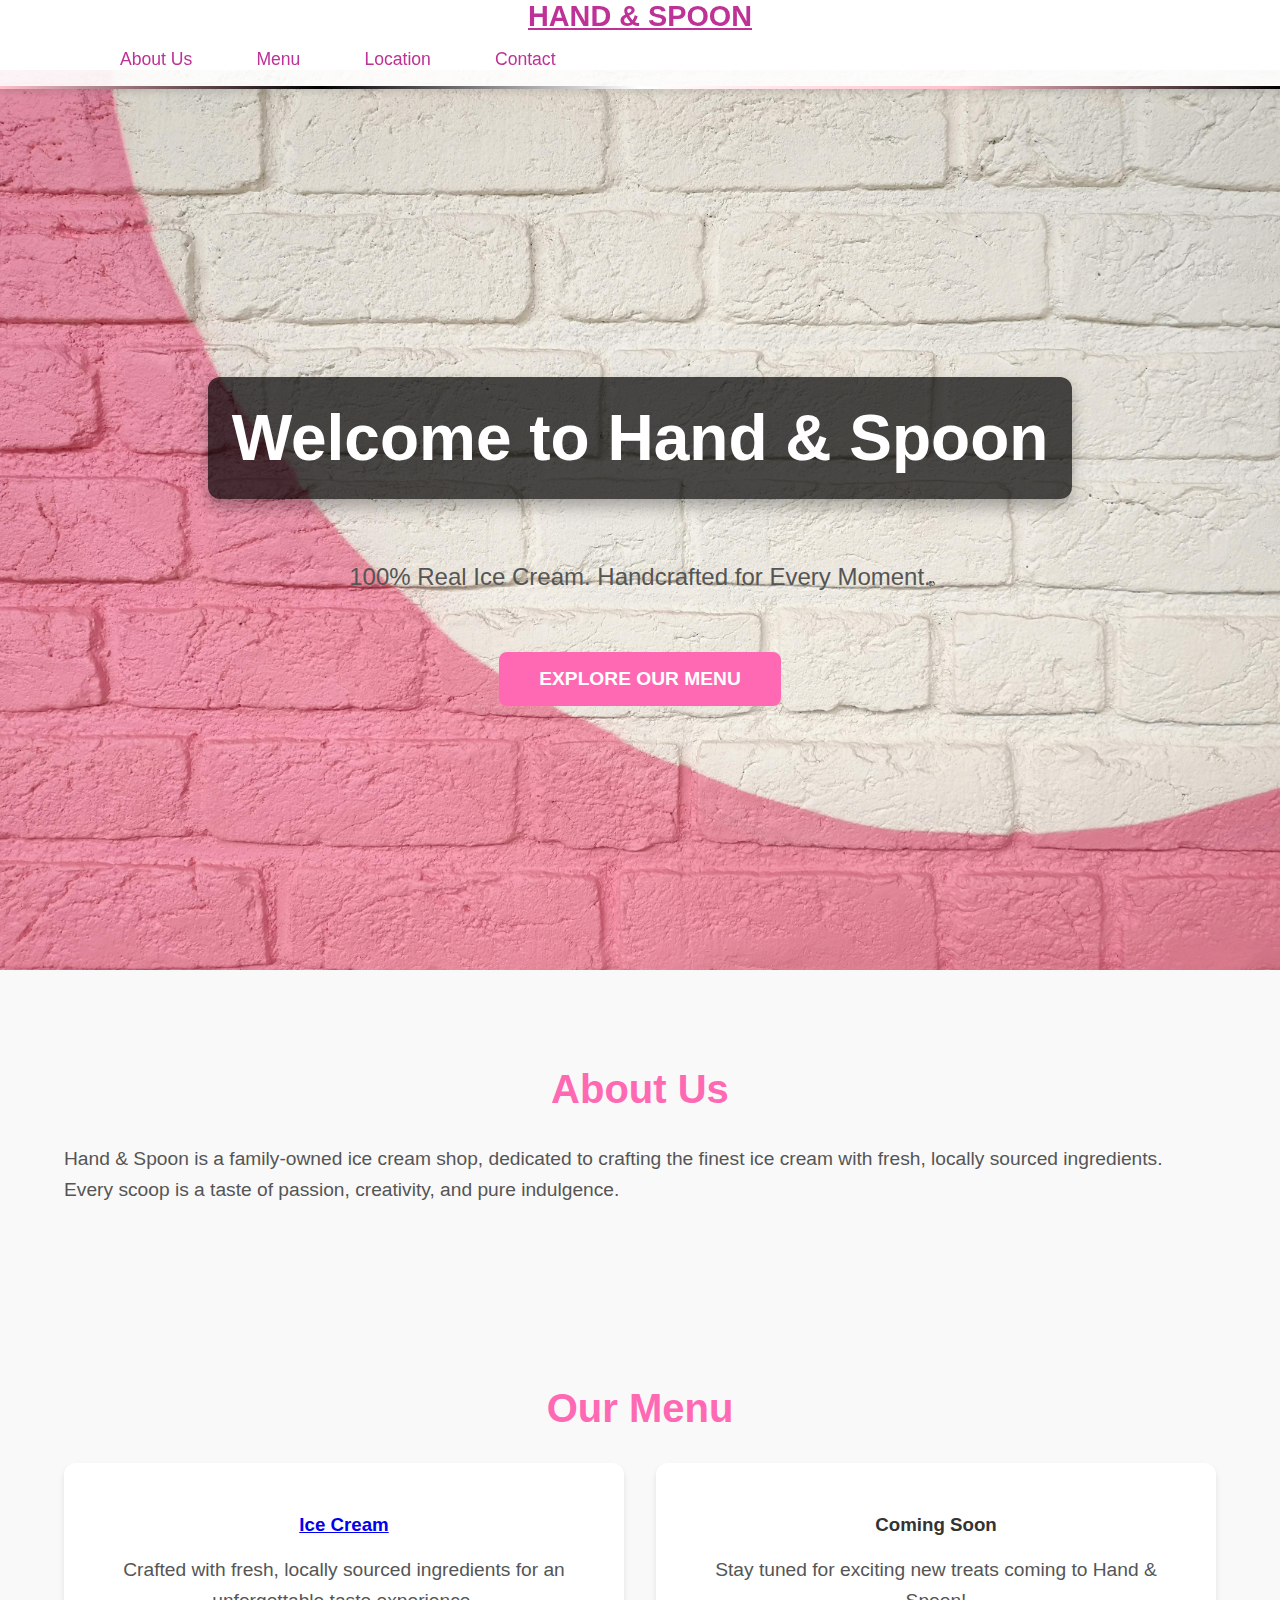
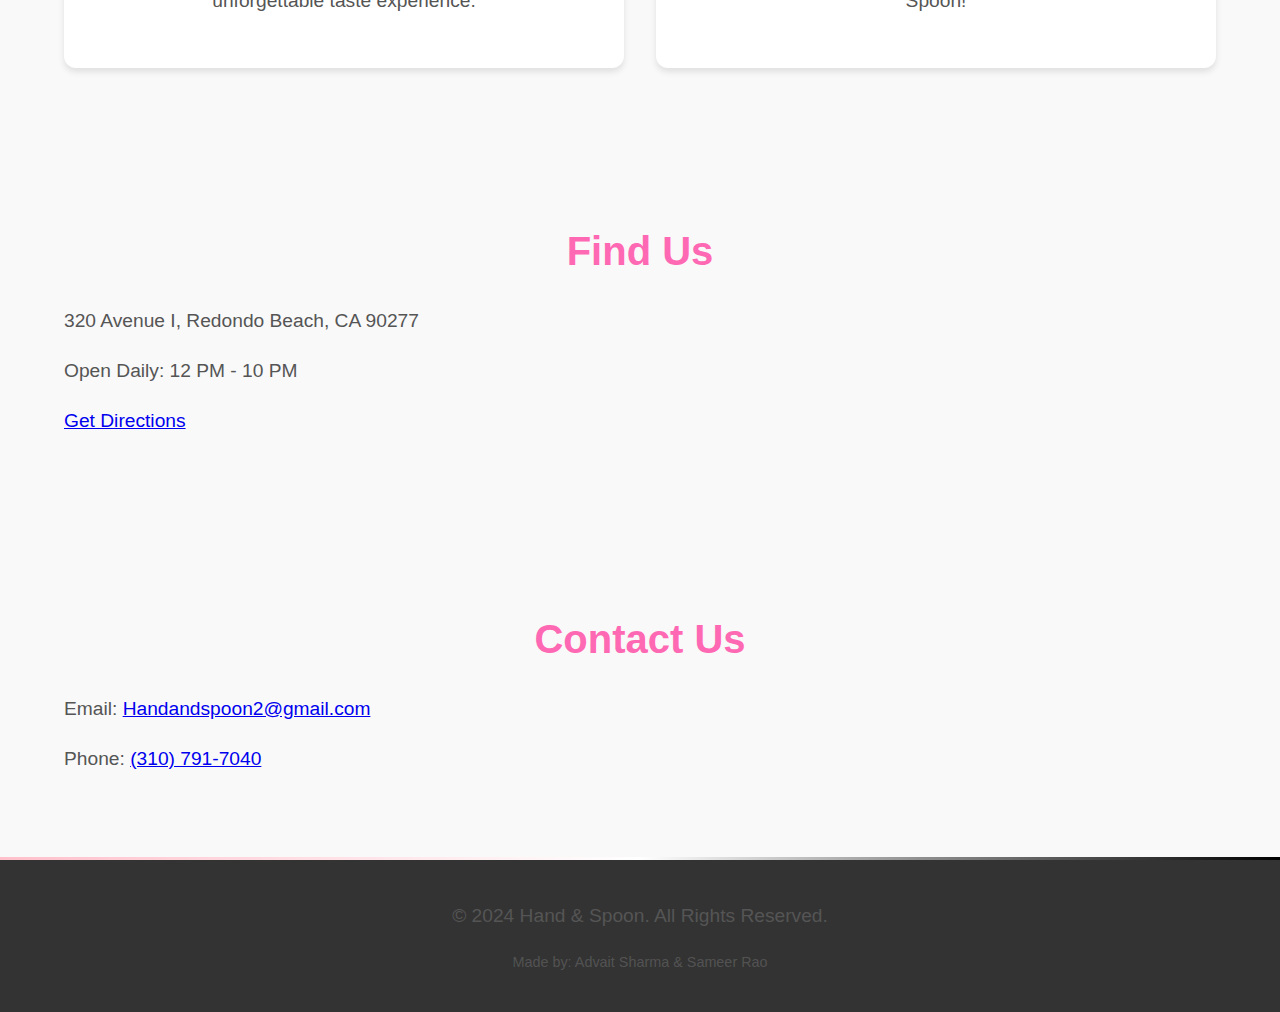
<file: index.html>
<!DOCTYPE html>
<html lang="en">

<head>
  <!-- Google tag (gtag.js) -->
<script async src="https://www.googletagmanager.com/gtag/js?id=G-GSGCZSPPMZ"></script>
<script>
  window.dataLayer = window.dataLayer || [];
  function gtag(){dataLayer.push(arguments);}
  gtag('js', new Date());

  gtag('config', 'G-GSGCZSPPMZ');
</script>
  <meta charset="UTF-8">
  <meta name="viewport" content="width=device-width, initial-scale=1.0">
  <meta name="description" content="Hand & Spoon - A family-owned ice cream shop in Redondo Beach, CA, offering handcrafted, 100% real ice cream made with fresh, locally sourced ingredients. Visit us today!">
  <meta name="keywords" content="ice cream, handcrafted ice cream, family-owned ice cream shop, Redondo Beach, artisan ice cream, fresh ingredients, best ice cream near me">
  <meta name="author" content="Hand & Spoon">
  <title>Hand & Spoon | Handcrafted Ice Cream in Redondo Beach</title>
  <link rel="stylesheet" href="styles.css">
  <script defer src="script.js"></script>
  <link href="https://fonts.googleapis.com/css2?family=Poppins:wght@300;400;700&display=swap" rel="stylesheet">
</head>

<body>
  <!-- Navbar -->
  <header>
    <nav class="navbar">
      <div class="container">
        <a href="#" class="logo" title="Hand & Spoon Ice Cream">Hand & Spoon</a>
        <ul class="nav-links">
          <li><a href="#about">About Us</a></li>
          <li><a href="#menu">Menu</a></li>
          <li><a href="#location">Location</a></li>
          <li><a href="#contact">Contact</a></li>
        </ul>
      </div>
    </nav>
  </header>

  <!-- Hero Section -->
  <section class="hero">
    <h1>Welcome to Hand & Spoon</h1>
    <p>100% Real Ice Cream. Handcrafted for Every Moment.</p>
    <a href="#menu" class="btn">Explore Our Menu</a>
  </section>

  <!-- About Section -->
  <section id="about" class="about">
    <div class="container">
      <h2>About Us</h2>
      <p>Hand & Spoon is a family-owned ice cream shop, dedicated to crafting the finest ice cream with fresh, locally sourced ingredients. Every scoop is a taste of passion, creativity, and pure indulgence.</p>
    </div>
  </section>

  <!-- Menu Section -->
  <section id="menu" class="menu">
    <div class="container">
      <h2>Our Menu</h2>
      <div class="flavor-grid">
        <div class="flavor-item">
          <h3><a href="menu.html" target="_blank">Ice Cream</a></h3>
          <p>Crafted with fresh, locally sourced ingredients for an unforgettable taste experience.</p>
        </div>
        <div class="flavor-item">
          <h3>Coming Soon</h3>
          <p>Stay tuned for exciting new treats coming to Hand & Spoon!</p>
        </div>
      </div>
    </div>
  </section>

  <!-- Location Section -->
  <section id="location" class="location">
    <div class="container">
      <h2>Find Us</h2>
      <p>320 Avenue I, Redondo Beach, CA 90277</p>
      <p>Open Daily: 12 PM - 10 PM</p>
      <p><a id="get-directions" href="#" target="_blank">Get Directions</a></p>
    </div>
  </section>

  <!-- Contact Section -->
  <section id="contact" class="contact">
    <div class="container">
      <h2>Contact Us</h2>
      <p>Email: <a href="mailto:Handandspoon2@gmail.com">Handandspoon2@gmail.com</a></p>
      <p>Phone: <a href="tel:+13107917040">(310) 791-7040</a></p>
    </div>
  </section>

  <!-- Footer -->
  <footer>
    <div class="container">
      <p>© 2024 Hand & Spoon. All Rights Reserved.</p>
      <p style="font-size: 0.9rem; margin-top: 5px; color: #ffffff2a;">Made by: Advait Sharma & Sameer Rao</p>
    </div>
  </footer>

  <script src="script.js"></script>
</body>

</html>
</file>
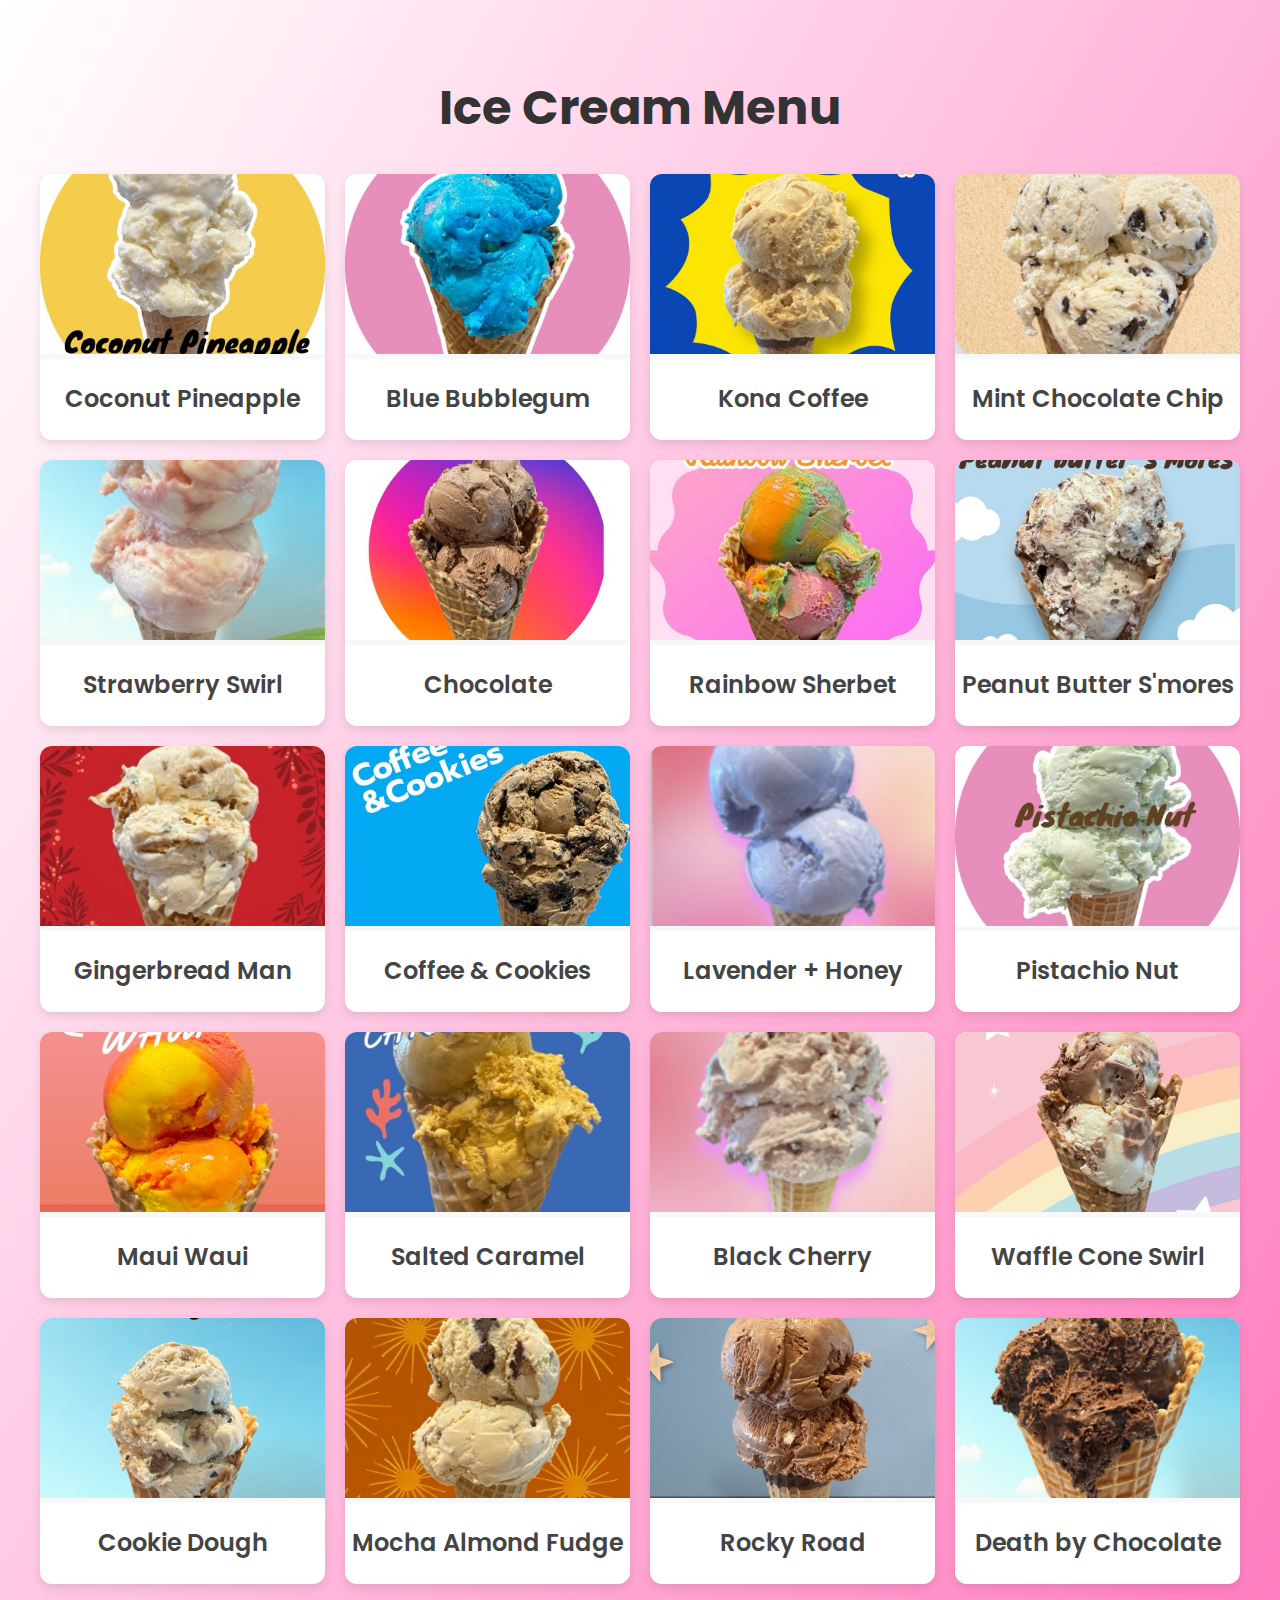
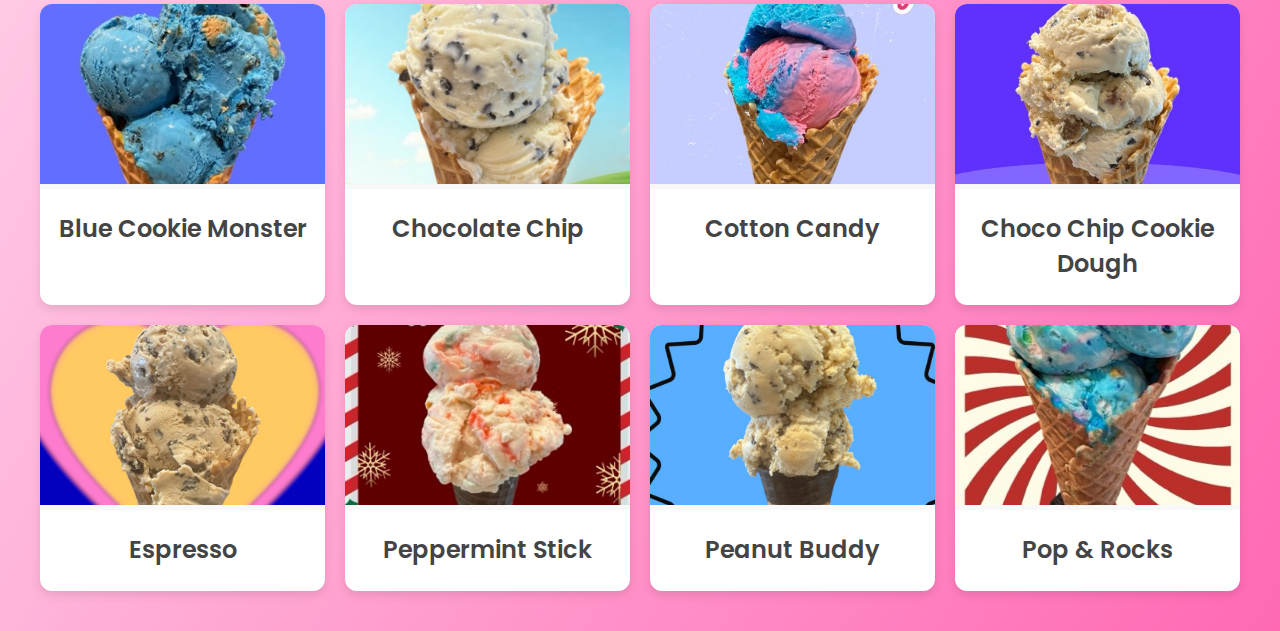
<file: menu.html>
<!DOCTYPE html>
<html lang="en">

<head>
  <!-- Google tag (gtag.js) -->
<script async src="https://www.googletagmanager.com/gtag/js?id=G-GSGCZSPPMZ"></script>
<script>
  window.dataLayer = window.dataLayer || [];
  function gtag(){dataLayer.push(arguments);}
  gtag('js', new Date());

  gtag('config', 'G-GSGCZSPPMZ');
</script>
  <meta charset="UTF-8">
  <meta name="viewport" content="width=device-width, initial-scale=1.0">
  <title>Ice Cream Menu</title>
  <link href="https://fonts.googleapis.com/css2?family=Poppins:wght@300;400;700&display=swap" rel="stylesheet">
  <style>
    body {
      font-family: 'Poppins', sans-serif;
      margin: 0;
      padding: 0;
      background-color: #f5f5f5;
    }

    .container {
      max-width: 1200px;
      margin: 0 auto;
      padding: 40px 20px;
    }

    h1 {
      text-align: center;
      font-size: 3em;
      font-weight: 700;
      color: #333;
      margin-bottom: 30px;
    }

    .menu-grid {
      display: grid;
      grid-template-columns: repeat(auto-fit, minmax(250px, 1fr));
      gap: 20px;
    }

    .flavor-item {
      text-align: center;
      background: #ffffff;
      border-radius: 12px;
      overflow: hidden;
      box-shadow: 0 4px 10px rgba(0, 0, 0, 0.1);
      transition: transform 0.3s ease, box-shadow 0.3s ease;
    }

    .flavor-item img {
      width: 100%;
      height: 180px;
      object-fit: cover;
      border-bottom: 5px solid #f8f8f8;
    }

    .flavor-item h3 {
      font-size: 1.5em;
      font-weight: 600;
      margin-top: 15px;
      color: #444;
    }

    .flavor-item:hover {
      transform: translateY(-10px);
      box-shadow: 0 6px 15px rgba(0, 0, 0, 0.15);
    }

    @media screen and (max-width: 768px) {
      h1 {
        font-size: 2.5em;
      }

      .flavor-item h3 {
        font-size: 1.3em;
      }
    }
     /* Add a pink and white gradient background */
     body {
      background: linear-gradient(to bottom right, #fff, #ff69b4);
    }

    /* Add a footer for branding */
    footer {
      text-align: center;
      padding: 10px 0;
      background-color: #000; /* Black */
      color: #fff; /* White */
      position: relative;
      bottom: 0;
      width: 100%;
      font-size: 1rem;
    }

    /* Add subtle animation on hover */
    .flavor-item img:hover {
      transform: scale(1.05);
      transition: transform 0.3s ease;
    }
  </style>
</head>

<body>
  <div class="container">
    <h1>Ice Cream Menu</h1>
    <div class="menu-grid">
      <div class="flavor-item">
        <img src="images/coconut.jpg" alt="Coconut Ice Cream">
        <h3>Coconut Pineapple</h3>
      </div>
      <div class="flavor-item">
        <img src="images/bluegum.jpg" alt="Bluegum Ice Cream">
        <h3>Blue Bubblegum</h3>
      </div>
      <div class="flavor-item">
        <img src="images/coffee.jpg" alt="Coffee Ice Cream">
        <h3>Kona Coffee</h3>
      </div>
      <div class="flavor-item">
        <img src="images/mint.jpg" alt="Mint Ice Cream">
        <h3>Mint Chocolate Chip</h3>
      </div>
      <div class="flavor-item">
        <img src="images/strawberry.jpg" alt="Strawberry Ice Cream">
        <h3>Strawberry Swirl</h3>
      </div>
      <div class="flavor-item">
        <img src="images/chocolate.jpg" alt="Chocolate Ice Cream">
        <h3>Chocolate</h3>
      </div>
      <div class="flavor-item">
        <img src="images/rainbow.jpg" alt="Rainbow Ice Cream">
        <h3>Rainbow Sherbet</h3>
      </div>
      <div class="flavor-item">
        <img src="images/pbsmores.jpg" alt="PB S'mores Ice Cream">
        <h3>Peanut Butter S'mores</h3>
      </div>
      <div class="flavor-item">
        <img src="images/gingerbread.jpg" alt="Gingerbread Ice Cream">
        <h3>Gingerbread Man</h3>
      </div>
      <div class="flavor-item">
        <img src="images/coffeecookies.jpg" alt="Coffee Cookies Ice Cream">
        <h3>Coffee & Cookies</h3>
      </div>
      <div class="flavor-item">
        <img src="images/lavender.jpg" alt="Lavender Ice Cream">
        <h3>Lavender + Honey</h3>
      </div>
      <div class="flavor-item">
        <img src="images/pistachio.jpg" alt="Pistachio Ice Cream">
        <h3>Pistachio Nut</h3>
      </div>
      <div class="flavor-item">
        <img src="images/maui.jpg" alt="Maui Ice Cream">
        <h3>Maui Waui</h3>
      </div>
      <div class="flavor-item">
        <img src="images/caramel.jpg" alt="Caramel Ice Cream">
        <h3>Salted Caramel</h3>
      </div>
      <div class="flavor-item">
        <img src="images/cherry.png" alt="Cherry Ice Cream">
        <h3>Black Cherry</h3>
      </div>
      <div class="flavor-item">
        <img src="images/coneswirl.jpg" alt="Cone Swirl Ice Cream">
        <h3>Waffle Cone Swirl</h3>
      </div>
      <div class="flavor-item">
        <img src="images/cookiedough.jpg" alt="Cookie Dough Ice Cream">
        <h3>Cookie Dough</h3>
      </div>
      <div class="flavor-item">
        <img src="images/mocha.jpg" alt="Mocha Ice Cream">
        <h3>Mocha Almond Fudge</h3>
      </div>
      <div class="flavor-item">
        <img src="images/rocky.jpg" alt="Rocky Road Ice Cream">
        <h3>Rocky Road</h3>
      </div>
      <div class="flavor-item">
        <img src="images/death.jpg" alt="Death by Chocolate Ice Cream">
        <h3>Death by Chocolate</h3>
      </div>
      <div class="flavor-item">
        <img src="images/blue.jpg" alt="Blue Ice Cream">
        <h3>Blue Cookie Monster</h3>
      </div>
      <div class="flavor-item">
        <img src="images/chip.jpg" alt="Chip Ice Cream">
        <h3>Chocolate Chip</h3>
      </div>
      <div class="flavor-item">
        <img src="images/cotton.jpg" alt="Cotton Candy Ice Cream">
        <h3>Cotton Candy</h3>
      </div>
      <div class="flavor-item">
        <img src="images/chocolatechip.jpg" alt="Chocolate Chip Ice Cream">
        <h3>Choco Chip Cookie Dough</h3>
      </div>
      <div class="flavor-item">
        <img src="images/espresso.jpg" alt="Espresso Ice Cream">
        <h3>Espresso</h3>
      </div>
      <div class="flavor-item">
        <img src="images/peppermint.jpg" alt="Peppermint Ice Cream">
        <h3>Peppermint Stick</h3>
      </div>
      <div class="flavor-item">
        <img src="images/peanut.jpg" alt="Peanut Ice Cream">
        <h3>Peanut Buddy</h3>
      </div>
      <div class="flavor-item">
        <img src="images/pop.jpg" alt="Pop Ice Cream">
        <h3>Pop & Rocks</h3>
      </div>

    </div>
  </div>
</body>

</html>
</file>
<file: styles.css>
/* styles.css */

html {
  scroll-behavior: smooth;
}
/* Global Styles */
body {
  font-family: 'Poppins', sans-serif;
  margin: 0;
  padding: 0;
  box-sizing: border-box;
  scroll-behavior: smooth;
  background-color: #f9f9f9; /* Light background for better contrast */
  color: #333; /* Darker text for readability */
}

p {
  font-size: 1.1rem;
  line-height: 1.8;
  color: #444; /* Softer text color */
}

.container {
  width: 90%;
  max-width: 1200px;
  margin: 0 auto;
}


/* General Reset */
body {
  margin: 0;
  font-family: Arial, sans-serif;
}

/* Navbar */
.navbar {
  position: fixed;
  top: 0;
  width: 100%;
  text-align: center;
  background: rgba(255, 255, 255, 0.9); /* Semi-transparent white */
  box-shadow: 0 4px 6px rgba(0, 0, 0, 0.1);
  z-index: 1000;
}

/* Brand Name */
.brand {
  font-size: 1.8rem;
  font-weight: bold;
  margin: 0;
  padding: 0.5rem;
  color: black;
  font-family: "Georgia", serif; /* Adjust to your preferred font */
}

/* Border */
.navbar::after {
  content: '';
  display: block;
  height: 3px; /* Slimmer border */
  background: linear-gradient(
    90deg,
    pink 0%,
    black 25%,
    white 50%,
    pink 75%,
    black 100%
  );
}



.navbar .logo {
  font-size: 1.8rem;
  font-weight: bold;
  text-transform: uppercase;
  color: rgb(190, 49, 150);
}


.nav-links {
  list-style: none;
  display: flex;
  gap: 2rem;
}


.nav-links a {
  color: rgb(190, 49, 150);
  text-decoration: none;
  font-size: 1.1rem;
  transition: color 0.3s ease, transform 0.3s ease;
  padding: 0.5rem 1rem; /* Added padding */
}


.nav-links a:hover {
  color: #ff69b4;
  transform: translateY(-2px); /* Slight bounce effect */
}


/* Hero Section */
.hero {
  background: url('./images/background.jpg') no-repeat center/cover;
  height: 100vh;
  display: flex;
  flex-direction: column;
  justify-content: center;
  align-items: center;
  color: white;
  text-align: center;
  padding: 0 2rem;
  margin-top: 70px; /* Adjust for fixed navbar */
}


.hero h1 {
  font-size: 4rem;
  background-color: rgba(0, 0, 0, 0.7);
  color: white;
  padding: 1.5rem;
  border-radius: 12px;
  display: inline-block;
  box-shadow: 0 8px 16px rgba(0, 0, 0, 0.3); /* Subtle shadow */
}



.hero p {
  font-size: 1.5rem;
  margin-top: 1rem;
}


.hero .btn {
  margin-top: 2rem;
  padding: 1rem 2.5rem;
  background: #ff69b4;
  color: white;
  border: none;
  border-radius: 8px;
  text-transform: uppercase;
  font-weight: bold;
  text-decoration: none;
  font-size: 1.2rem;
  cursor: pointer;
  transition: transform 0.3s ease, background 0.3s ease;
}


.hero .btn:hover {
  background: #ff1493;
  transform: scale(1.05); /* Slight zoom effect */
}


/* Section Styling */
section {
  padding: 4rem 0;
}


h2 {
  text-align: center;
  font-size: 2.5rem;
  margin-bottom: 2rem;
  color: #ff69b4;
}


p {
  font-size: 1.2rem;
  line-height: 1.6;
  color: #555;
}


/* Menu Grid */
.flavor-grid {
  display: grid;
  grid-template-columns: repeat(auto-fit, minmax(250px, 1fr));
  gap: 2rem;
}


.flavor-item {
  text-align: center;
  background: #fff;
  padding: 2rem;
  border-radius: 12px;
  box-shadow: 0 4px 6px rgba(0, 0, 0, 0.1);
  transition: transform 0.3s ease, box-shadow 0.3s ease;
}



.flavor-item:hover {
  transform: scale(1.05); /* Slight zoom effect */
  box-shadow: 0 10px 15px rgba(0, 0, 0, 0.2); /* Enhanced shadow */
}


/* Footer */
footer {
  background: #333;
  color: white;
  text-align: center;
  padding: 1.5rem 0;
  position: relative;
}

footer::before {
  content: '';
  display: block;
  height: 3px;
  width: 100%;
  background: linear-gradient(90deg, pink, white, black);
  position: absolute;
  top: 0;
  left: 0;
}
</file>
